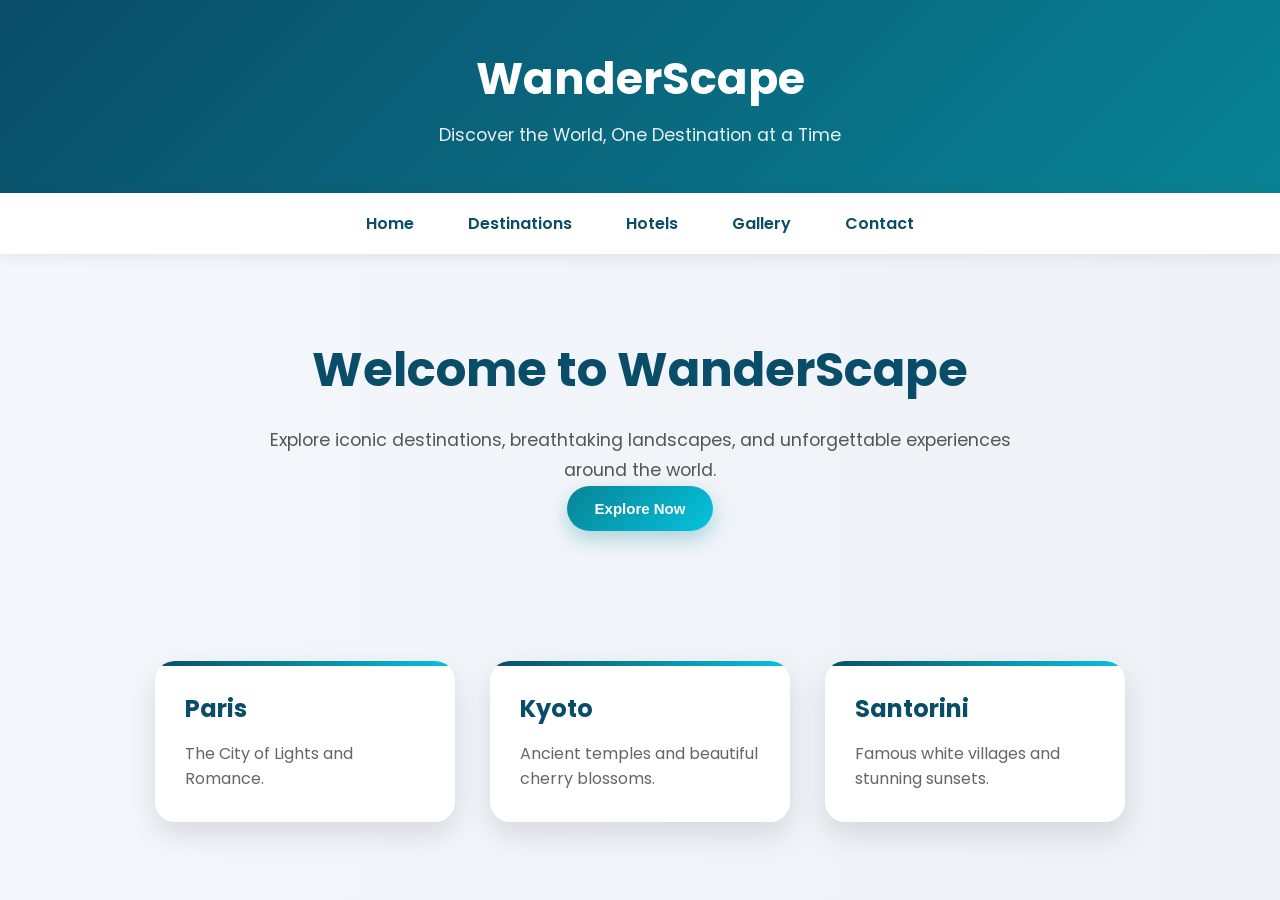
<file: src/main/resources/static/index.html>
<!DOCTYPE html>
<html>
<head>
    <title>WanderScape</title>
    <link rel="stylesheet" href="css/style.css">
</head>
<body>

<header>
    <h1>WanderScape</h1>
    <p>Discover the World, One Destination at a Time</p>
</header>

<nav>
    <a href="index.html">Home</a>
    <a href="destinations.html">Destinations</a>
    <a href="hotels.html">Hotels</a>
    <a href="gallery.html">Gallery</a>
    <a href="contact.html">Contact</a>
</nav>

<section class="hero">
    <h2>Welcome to WanderScape</h2>
    <p>
        Explore iconic destinations, breathtaking landscapes, and unforgettable experiences around the world.
    </p>

    <button onclick="showMessage()">Explore Now</button>
</section>

<section class="cards">

    <div class="card">
        <h3>Paris</h3>
        <p>The City of Lights and Romance.</p>
    </div>

    <div class="card">
        <h3>Kyoto</h3>
        <p>Ancient temples and beautiful cherry blossoms.</p>
    </div>

    <div class="card">
        <h3>Santorini</h3>
        <p>Famous white villages and stunning sunsets.</p>
    </div>

</section>

<script src="js/script.js"></script>

</body>
</html>
</file>
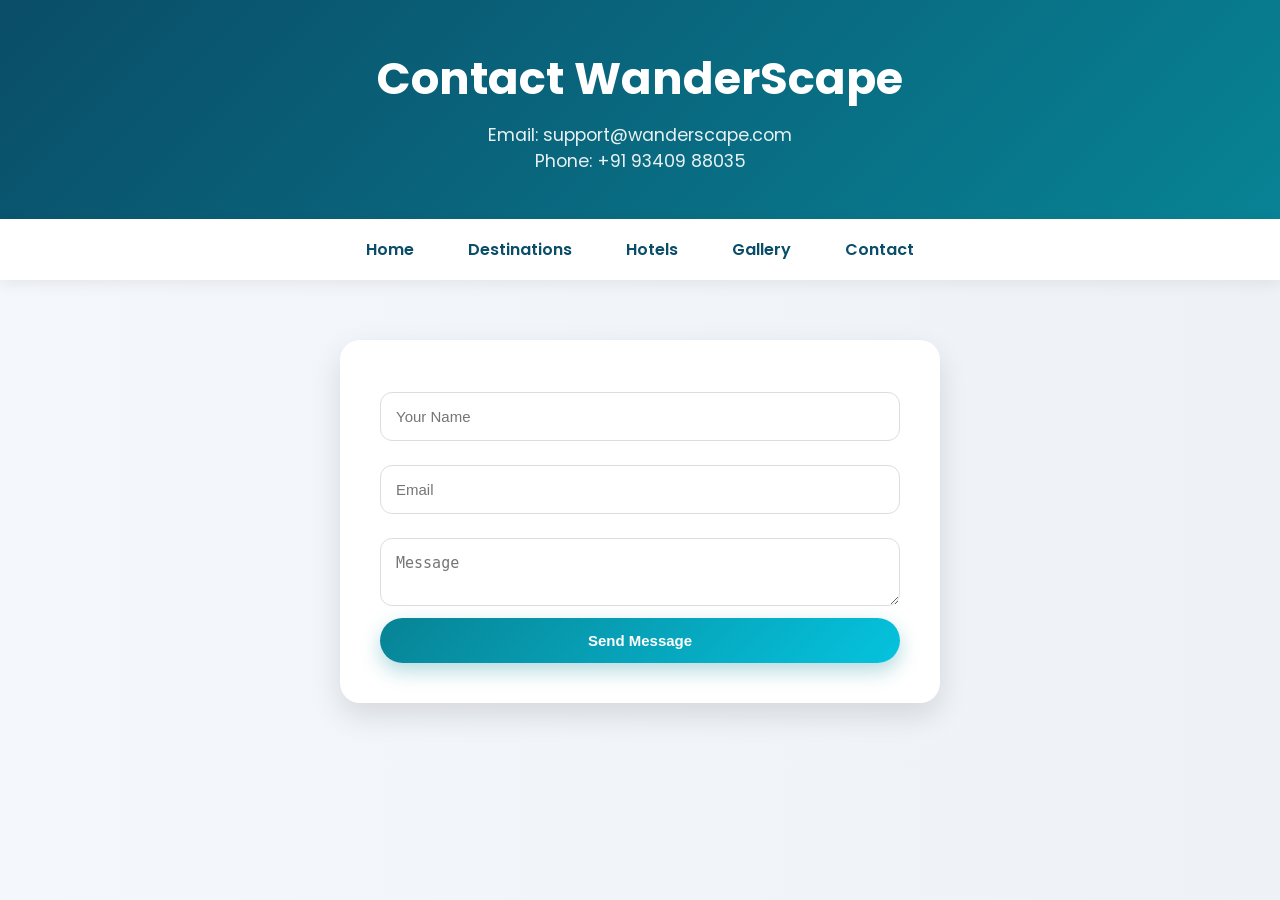
<file: src/main/resources/static/contact.html>
<!DOCTYPE html>
<html>
<head>
    <title>Contact Wanderscape</title>
    <link rel="stylesheet" href="css/style.css">
</head>
<body>

<header>
    <h1>Contact WanderScape</h1>
    <p>Email: support@wanderscape.com</p>
    <p>Phone: +91 93409 88035</p>
</header>

<nav>
    <a href="index.html">Home</a>
    <a href="destinations.html">Destinations</a>
    <a href="hotels.html">Hotels</a>
    <a href="gallery.html">Gallery</a>
    <a href="contact.html">Contact</a>
</nav>

<section class="contact-form">

    <input type="text" placeholder="Your Name">

    <input type="email" placeholder="Email">

    <textarea placeholder="Message"></textarea>

    <button>Send Message</button>

</section>

</body>
</html>
</file>
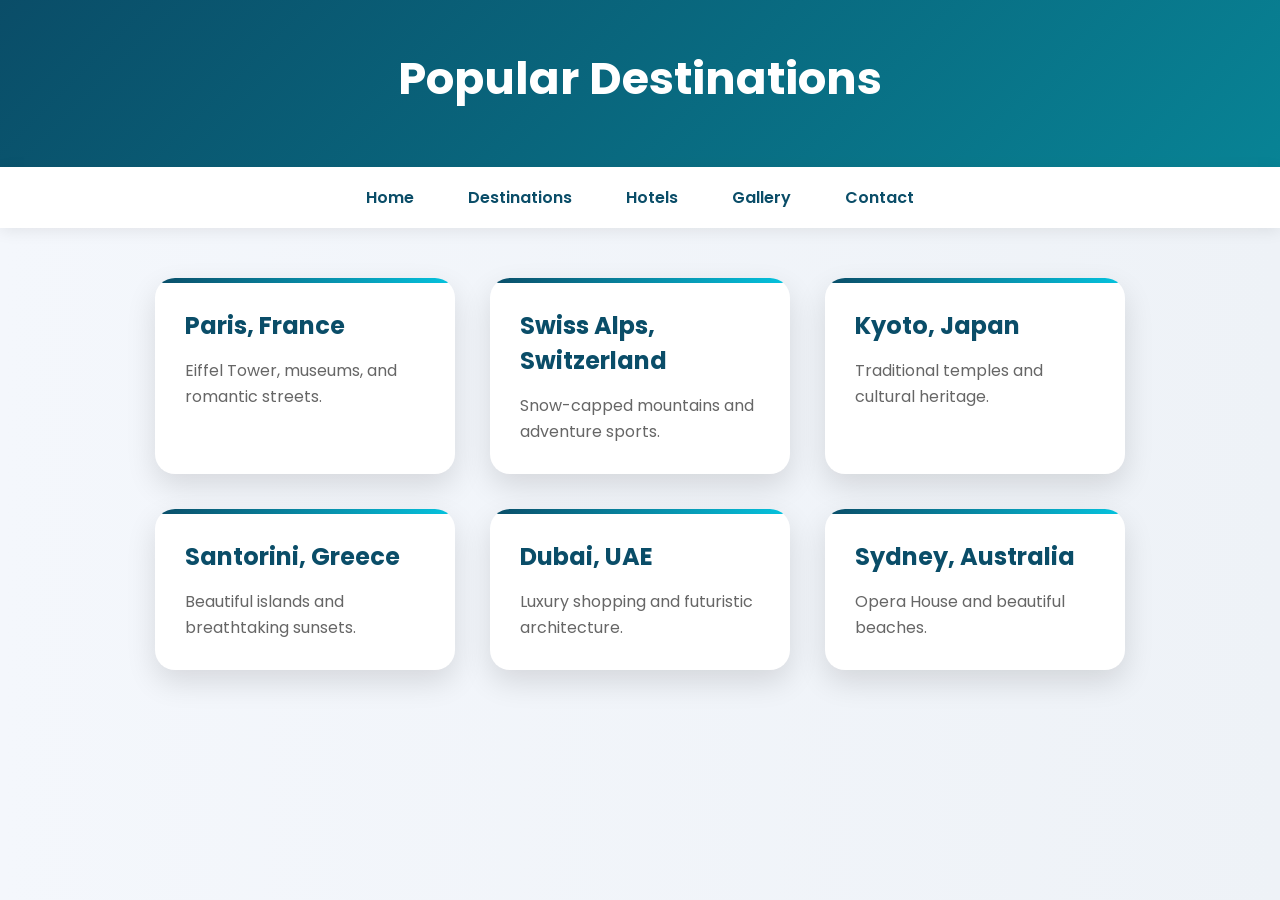
<file: src/main/resources/static/destinations.html>
<!DOCTYPE html>
<html>
<head>
    <title>Destinations</title>
    <link rel="stylesheet" href="css/style.css">
</head>
<body>

<header>
    <h1>Popular Destinations</h1>
</header>

<nav>
    <a href="index.html">Home</a>
    <a href="destinations.html">Destinations</a>
    <a href="hotels.html">Hotels</a>
    <a href="gallery.html">Gallery</a>
    <a href="contact.html">Contact</a>
</nav>

<section class="cards">

    <div class="card">
        <h3>Paris, France</h3>
        <p>Eiffel Tower, museums, and romantic streets.</p>
    </div>

    <div class="card">
        <h3>Swiss Alps, Switzerland</h3>
        <p>Snow-capped mountains and adventure sports.</p>
    </div>

    <div class="card">
        <h3>Kyoto, Japan</h3>
        <p>Traditional temples and cultural heritage.</p>
    </div>

    <div class="card">
        <h3>Santorini, Greece</h3>
        <p>Beautiful islands and breathtaking sunsets.</p>
    </div>

    <div class="card">
        <h3>Dubai, UAE</h3>
        <p>Luxury shopping and futuristic architecture.</p>
    </div>

    <div class="card">
        <h3>Sydney, Australia</h3>
        <p>Opera House and beautiful beaches.</p>
    </div>

</section>

</body>
</html>
</file>
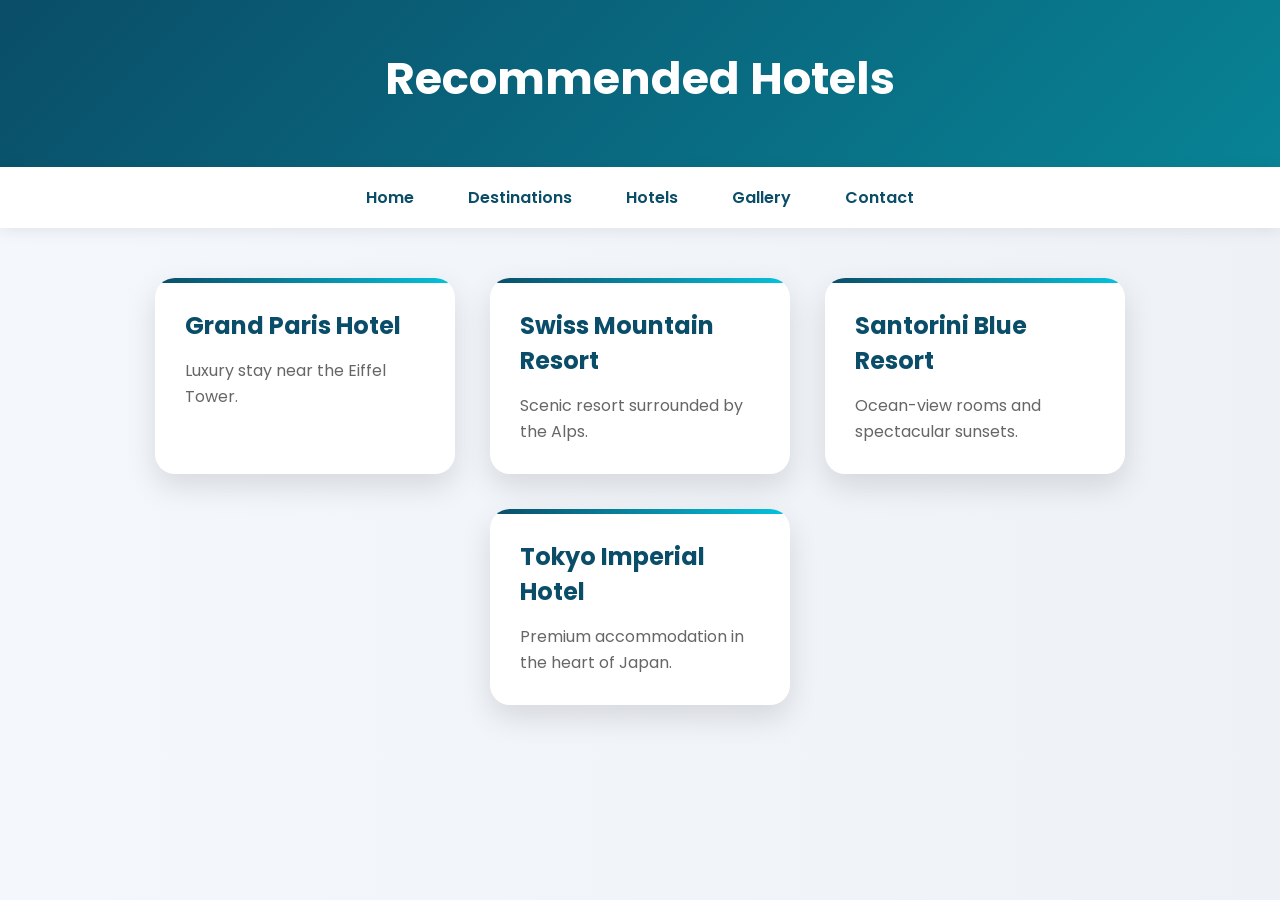
<file: src/main/resources/static/hotels.html>
<!DOCTYPE html>
<html>
<head>
    <title>Hotels</title>
    <link rel="stylesheet" href="css/style.css">
</head>
<body>

<header>
    <h1>Recommended Hotels</h1>
</header>

<nav>
    <a href="index.html">Home</a>
    <a href="destinations.html">Destinations</a>
    <a href="hotels.html">Hotels</a>
    <a href="gallery.html">Gallery</a>
    <a href="contact.html">Contact</a>
</nav>

<section class="cards">

    <div class="card">
        <h3>Grand Paris Hotel</h3>
        <p>Luxury stay near the Eiffel Tower.</p>
    </div>

    <div class="card">
        <h3>Swiss Mountain Resort</h3>
        <p>Scenic resort surrounded by the Alps.</p>
    </div>

    <div class="card">
        <h3>Santorini Blue Resort</h3>
        <p>Ocean-view rooms and spectacular sunsets.</p>
    </div>

    <div class="card">
        <h3>Tokyo Imperial Hotel</h3>
        <p>Premium accommodation in the heart of Japan.</p>
    </div>

</section>

</body>
</html>
</file>
<file: src/main/resources/static/css/style.css>
@import url('https://fonts.googleapis.com/css2?family=Poppins:wght@300;400;500;600;700&display=swap');

* {
    margin: 0;
    padding: 0;
    box-sizing: border-box;
}

body {
    font-family: 'Poppins', sans-serif;
    background: linear-gradient(to right, #f4f7fc, #eef2f7);
    color: #333;
}

header {
    background: linear-gradient(135deg, #0a4d68, #088395);
    color: white;
    text-align: center;
    padding: 45px 20px;
    box-shadow: 0 4px 20px rgba(0, 0, 0, 0.15);
}

header h1 {
    font-size: 2.8rem;
    margin-bottom: 10px;
}

header p {
    opacity: 0.9;
    font-size: 1.1rem;
}

nav {
    background: white;
    padding: 18px;
    text-align: center;
    box-shadow: 0 3px 15px rgba(0, 0, 0, 0.08);
    position: sticky;
    top: 0;
    z-index: 1000;
}

nav a {
    color: #0a4d68;
    margin: 0 25px;
    text-decoration: none;
    font-weight: 600;
    position: relative;
    transition: 0.3s;
}

nav a:hover {
    color: #088395;
}

nav a::after {
    content: "";
    width: 0;
    height: 3px;
    background: #088395;
    position: absolute;
    left: 0;
    bottom: -8px;
    transition: 0.3s;
}

nav a:hover::after {
    width: 100%;
}

.hero {
    text-align: center;
    padding: 80px 20px;
}

.hero h2 {
    font-size: 3rem;
    color: #0a4d68;
    margin-bottom: 20px;
}

.hero p {
    font-size: 1.1rem;
    color: #555;
    max-width: 800px;
    margin: auto;
    line-height: 1.7;
}

.cards {
    display: flex;
    flex-wrap: wrap;
    justify-content: center;
    gap: 35px;
    padding: 50px 30px;
}

.card {
    background: white;
    width: 300px;
    padding: 30px;
    border-radius: 20px;
    box-shadow: 0 12px 30px rgba(0, 0, 0, 0.12);
    transition: all 0.4s ease;
    cursor: pointer;
    overflow: hidden;
    position: relative;
}

.card:hover {
    transform: translateY(-15px);
    box-shadow: 0 20px 45px rgba(0, 0, 0, 0.18);
}

.card h3 {
    color: #0a4d68;
    margin-bottom: 15px;
    font-size: 1.5rem;
}

.card p {
    color: #666;
    line-height: 1.6;
}

.card::before {
    content: "";
    position: absolute;
    top: 0;
    left: 0;
    width: 100%;
    height: 5px;
    background: linear-gradient(90deg, #0a4d68, #05c3de);
}

button,
.btn {
    background: linear-gradient(135deg, #088395, #05c3de);
    color: white;
    border: none;
    padding: 14px 28px;
    border-radius: 50px;
    cursor: pointer;
    font-size: 15px;
    font-weight: 600;
    transition: all 0.3s ease;
    box-shadow: 0 8px 20px rgba(8, 131, 149, 0.3);
}

button:hover,
.btn:hover {
    transform: translateY(-4px);
    box-shadow: 0 15px 30px rgba(8, 131, 149, 0.4);
}

button:active,
.btn:active {
    transform: scale(0.96);
}

.contact-form {
    width: 600px;
    max-width: 90%;
    margin: 60px auto;
    display: flex;
    flex-direction: column;
    background: white;
    padding: 40px;
    border-radius: 20px;
    box-shadow: 0 12px 30px rgba(0, 0, 0, 0.12);
}

.contact-form input,
.contact-form textarea {
    margin: 12px 0;
    padding: 15px;
    border: 1px solid #ddd;
    border-radius: 12px;
    outline: none;
    font-size: 15px;
    transition: 0.3s;
}

.contact-form input:focus,
.contact-form textarea:focus {
    border-color: #088395;
    box-shadow: 0 0 12px rgba(8, 131, 149, 0.2);
}

footer {
    background: #0a4d68;
    color: white;
    text-align: center;
    padding: 25px;
    margin-top: 50px;
}

 /* RESPONSIVE DESIGN */ 
@media (max-width: 768px) {
    nav a {
        display: inline-block;
        margin: 10px;
    }

    .hero h2 {
        font-size: 2.2rem;
    }

    .card {
        width: 90%;
    }
}
</file>
